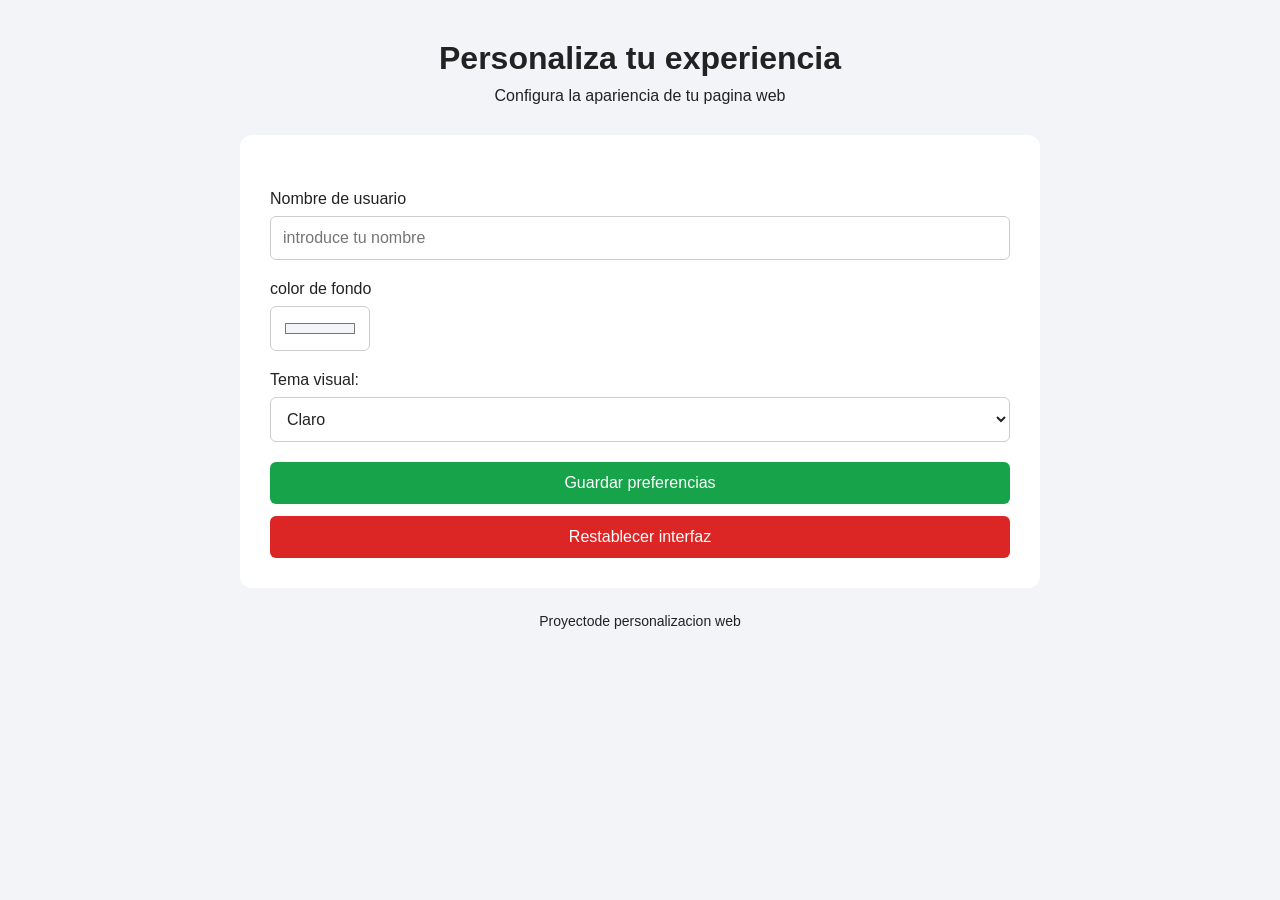
<file: index.html>
<!DOCTYPE html>
<html lang="es">
<head>
    <meta charset="UTF-8">
    <meta name="viewport" content="width=device-width, initial-scale=1.0">
    <link rel="stylesheet" href="styles.css">
    <script src="script.js" defer></script>
    <title>Personaliza tu experiencia</title>
</head>

<body class="tema-claro">
    <header> 
        <h1>Personaliza tu experiencia</h1>
        <p>Configura la apariencia de tu pagina web</p>
    </header>

    <main>
        <section id="contenedor-bienvenida"></section>
        <form id="formulario-preferencias">

            <div>
                <label for="nombre-usuario">Nombre de usuario</label>
                <input type="text" id="nombre-usuario" name="nombre" placeholder="introduce tu nombre" required>
            </div>

            <div>
                <label for="color-fondo">color de fondo</label>
                <input type="color" id="color-fondo" name="color" value="#f2f4f8">  <!--valor inicial del selector-->
            </div>

            <div>
                <label for="tema-visual">Tema visual:</label>
                <select id="tema-visual" name="tema">
                    <option value="claro">Claro</option>
                    <option value="oscuro">Oscuro</option>
                </select>
            </div>

            <div class="contenedor-botones"> 
                <button type="button" id="guardar-preferencias">Guardar preferencias</button>
                <button type="button" id="restablecer-interfaz">Restablecer interfaz</button>
            </div>
        </form>
    </main>

    <footer>
        <p>Proyectode personalizacion web</p>
    </footer>
    
</body>
</html>
</file>
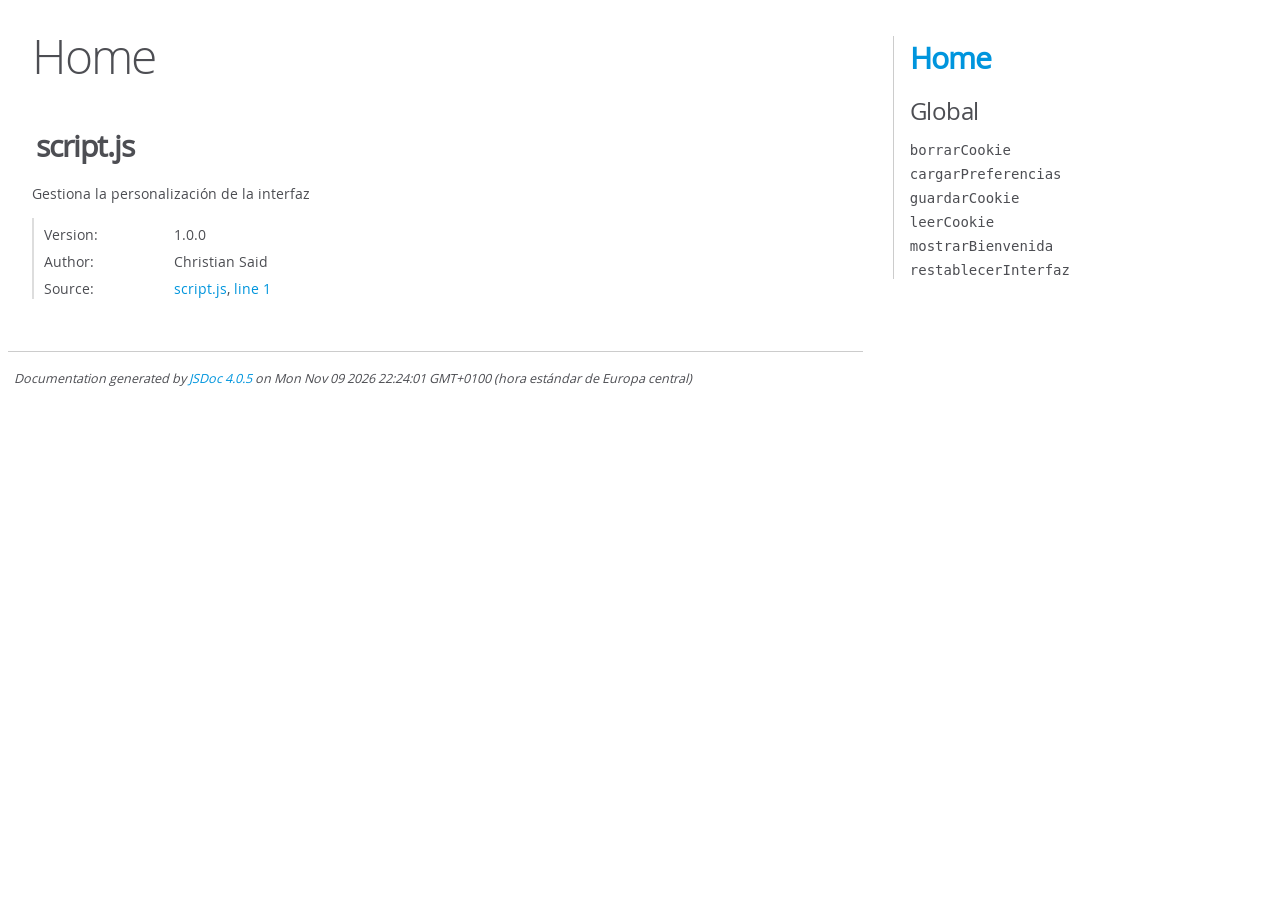
<file: docs/index.html>
<!DOCTYPE html>
<html lang="en">
<head>
    <meta charset="utf-8">
    <title>JSDoc: Home</title>

    <script src="scripts/prettify/prettify.js"> </script>
    <script src="scripts/prettify/lang-css.js"> </script>
    <!--[if lt IE 9]>
      <script src="//html5shiv.googlecode.com/svn/trunk/html5.js"></script>
    <![endif]-->
    <link type="text/css" rel="stylesheet" href="styles/prettify-tomorrow.css">
    <link type="text/css" rel="stylesheet" href="styles/jsdoc-default.css">
</head>

<body>

<div id="main">

    <h1 class="page-title">Home</h1>

    



    


    <h3> </h3>










    












<section>

<header>
    
        <h2>script.js</h2>
        
    
</header>

<article>
    <div class="container-overview">
    
        
            <div class="description">Gestiona la personalización de la interfaz</div>
        

        


<dl class="details">

    
    <dt class="tag-version">Version:</dt>
    <dd class="tag-version"><ul class="dummy"><li>1.0.0</li></ul></dd>
    

    

    

    

    

    

    

    

    
    <dt class="tag-author">Author:</dt>
    <dd class="tag-author">
        <ul>
            <li>Christian Said</li>
        </ul>
    </dd>
    

    

    

    

    
    <dt class="tag-source">Source:</dt>
    <dd class="tag-source"><ul class="dummy"><li>
        <a href="script.js.html">script.js</a>, <a href="script.js.html#line1">line 1</a>
    </li></ul></dd>
    

    

    

    
</dl>


        
    
    </div>

    

    

    

    

    

    

    

    

    

    
</article>

</section>




</div>

<nav>
    <h2><a href="index.html">Home</a></h2><h3>Global</h3><ul><li><a href="global.html#borrarCookie">borrarCookie</a></li><li><a href="global.html#cargarPreferencias">cargarPreferencias</a></li><li><a href="global.html#guardarCookie">guardarCookie</a></li><li><a href="global.html#leerCookie">leerCookie</a></li><li><a href="global.html#mostrarBienvenida">mostrarBienvenida</a></li><li><a href="global.html#restablecerInterfaz">restablecerInterfaz</a></li></ul>
</nav>

<br class="clear">

<footer>
    Documentation generated by <a href="https://github.com/jsdoc/jsdoc">JSDoc 4.0.5</a> on Mon Nov 09 2026 22:24:01 GMT+0100 (hora estándar de Europa central)
</footer>

<script> prettyPrint(); </script>
<script src="scripts/linenumber.js"> </script>
</body>
</html>
</file>
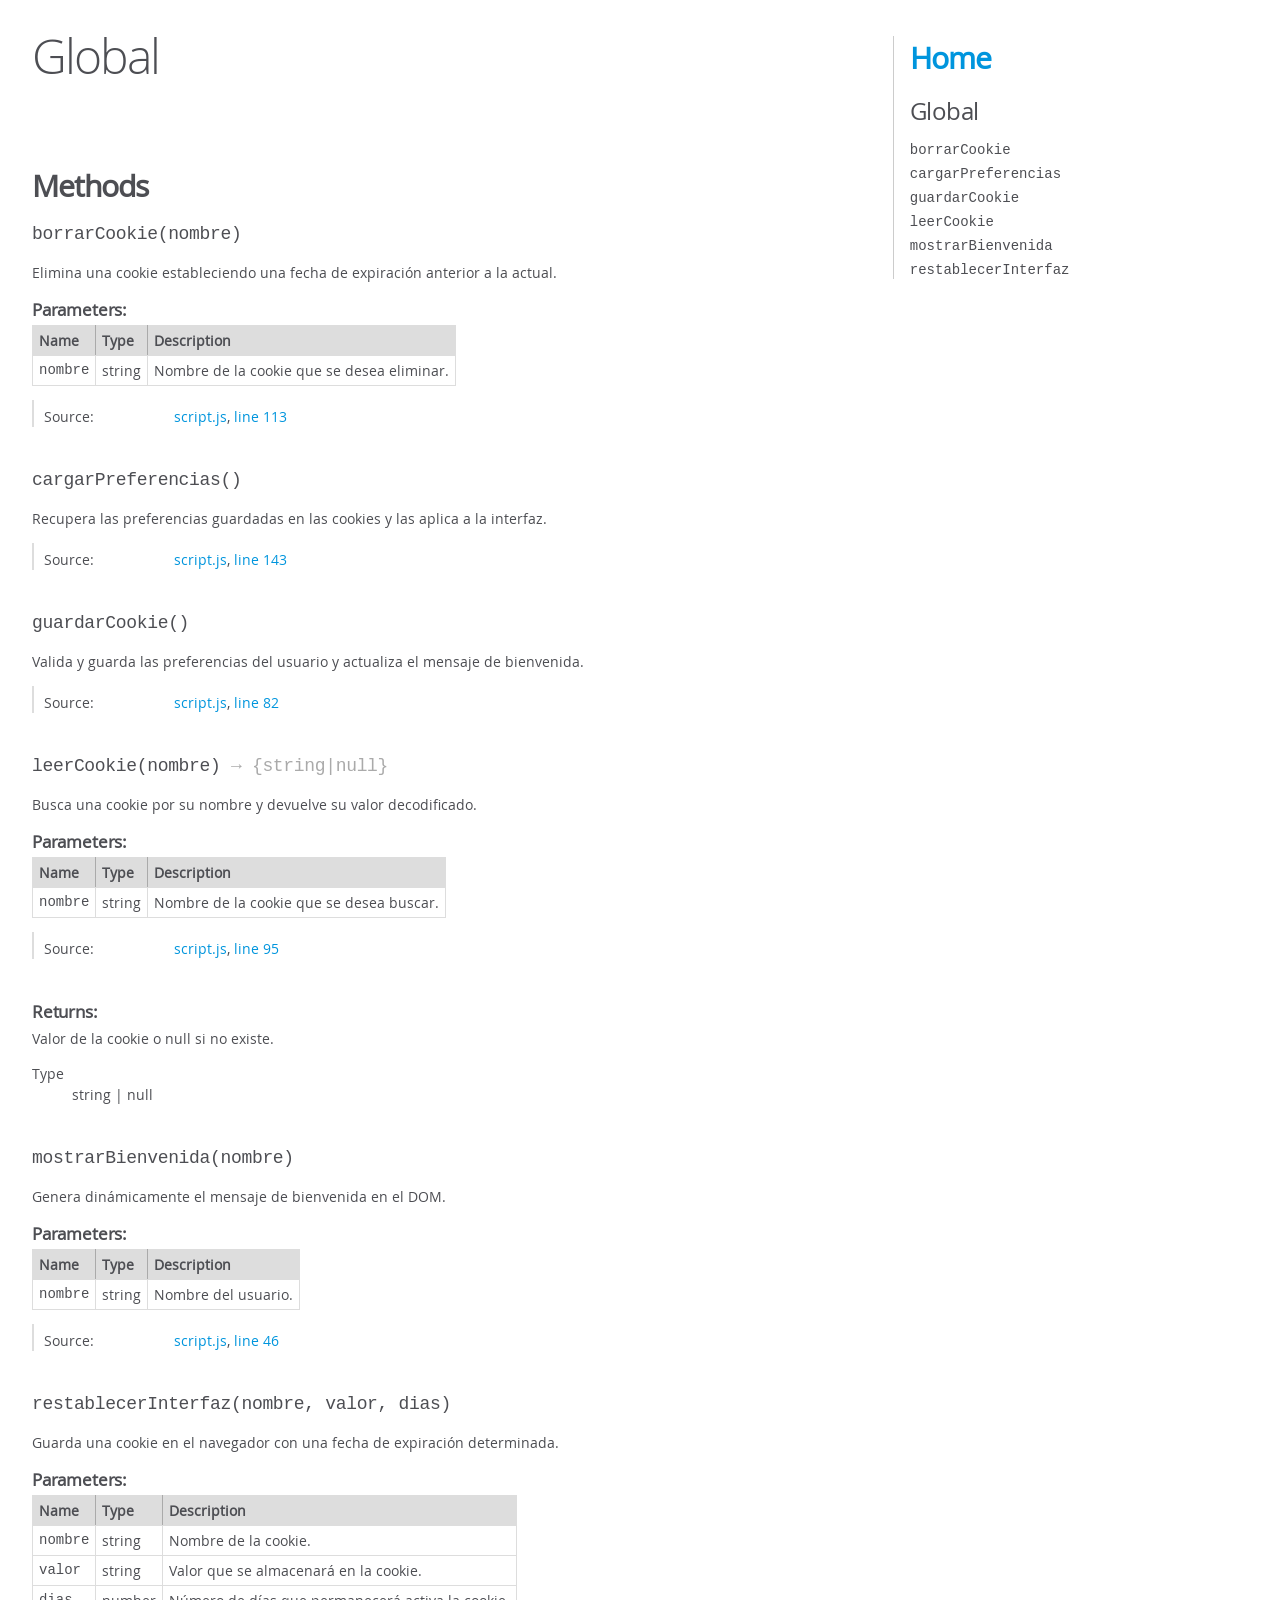
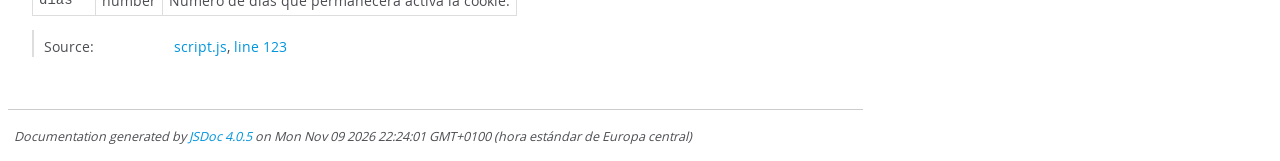
<file: docs/global.html>
<!DOCTYPE html>
<html lang="en">
<head>
    <meta charset="utf-8">
    <title>JSDoc: Global</title>

    <script src="scripts/prettify/prettify.js"> </script>
    <script src="scripts/prettify/lang-css.js"> </script>
    <!--[if lt IE 9]>
      <script src="//html5shiv.googlecode.com/svn/trunk/html5.js"></script>
    <![endif]-->
    <link type="text/css" rel="stylesheet" href="styles/prettify-tomorrow.css">
    <link type="text/css" rel="stylesheet" href="styles/jsdoc-default.css">
</head>

<body>

<div id="main">

    <h1 class="page-title">Global</h1>

    




<section>

<header>
    
        <h2></h2>
        
    
</header>

<article>
    <div class="container-overview">
    
        

        


<dl class="details">

    

    

    

    

    

    

    

    

    

    

    

    

    

    

    

    
</dl>


        
    
    </div>

    

    

    

    

    

    

    

    
        <h3 class="subsection-title">Methods</h3>

        
            

    

    
    <h4 class="name" id="borrarCookie"><span class="type-signature"></span>borrarCookie<span class="signature">(nombre)</span><span class="type-signature"></span></h4>
    

    



<div class="description">
    Elimina una cookie estableciendo una fecha de expiración anterior a la actual.
</div>









    <h5>Parameters:</h5>
    

<table class="params">
    <thead>
    <tr>
        
        <th>Name</th>
        

        <th>Type</th>

        

        

        <th class="last">Description</th>
    </tr>
    </thead>

    <tbody>
    

        <tr>
            
                <td class="name"><code>nombre</code></td>
            

            <td class="type">
            
                
<span class="param-type">string</span>


            
            </td>

            

            

            <td class="description last">Nombre de la cookie que se desea eliminar.</td>
        </tr>

    
    </tbody>
</table>






<dl class="details">

    

    

    

    

    

    

    

    

    

    

    

    

    
    <dt class="tag-source">Source:</dt>
    <dd class="tag-source"><ul class="dummy"><li>
        <a href="script.js.html">script.js</a>, <a href="script.js.html#line113">line 113</a>
    </li></ul></dd>
    

    

    

    
</dl>




















        
            

    

    
    <h4 class="name" id="cargarPreferencias"><span class="type-signature"></span>cargarPreferencias<span class="signature">()</span><span class="type-signature"></span></h4>
    

    



<div class="description">
    Recupera las preferencias guardadas en las cookies y las aplica a la interfaz.
</div>













<dl class="details">

    

    

    

    

    

    

    

    

    

    

    

    

    
    <dt class="tag-source">Source:</dt>
    <dd class="tag-source"><ul class="dummy"><li>
        <a href="script.js.html">script.js</a>, <a href="script.js.html#line143">line 143</a>
    </li></ul></dd>
    

    

    

    
</dl>




















        
            

    

    
    <h4 class="name" id="guardarCookie"><span class="type-signature"></span>guardarCookie<span class="signature">()</span><span class="type-signature"></span></h4>
    

    



<div class="description">
    Valida y guarda las preferencias del usuario y actualiza el mensaje de bienvenida.
</div>













<dl class="details">

    

    

    

    

    

    

    

    

    

    

    

    

    
    <dt class="tag-source">Source:</dt>
    <dd class="tag-source"><ul class="dummy"><li>
        <a href="script.js.html">script.js</a>, <a href="script.js.html#line82">line 82</a>
    </li></ul></dd>
    

    

    

    
</dl>




















        
            

    

    
    <h4 class="name" id="leerCookie"><span class="type-signature"></span>leerCookie<span class="signature">(nombre)</span><span class="type-signature"> &rarr; {string|null}</span></h4>
    

    



<div class="description">
    Busca una cookie por su nombre y devuelve su valor decodificado.
</div>









    <h5>Parameters:</h5>
    

<table class="params">
    <thead>
    <tr>
        
        <th>Name</th>
        

        <th>Type</th>

        

        

        <th class="last">Description</th>
    </tr>
    </thead>

    <tbody>
    

        <tr>
            
                <td class="name"><code>nombre</code></td>
            

            <td class="type">
            
                
<span class="param-type">string</span>


            
            </td>

            

            

            <td class="description last">Nombre de la cookie que se desea buscar.</td>
        </tr>

    
    </tbody>
</table>






<dl class="details">

    

    

    

    

    

    

    

    

    

    

    

    

    
    <dt class="tag-source">Source:</dt>
    <dd class="tag-source"><ul class="dummy"><li>
        <a href="script.js.html">script.js</a>, <a href="script.js.html#line95">line 95</a>
    </li></ul></dd>
    

    

    

    
</dl>















<h5>Returns:</h5>

        
<div class="param-desc">
    Valor de la cookie o null si no existe.
</div>



<dl>
    <dt>
        Type
    </dt>
    <dd>
        
<span class="param-type">string</span>
|

<span class="param-type">null</span>


    </dd>
</dl>

    





        
            

    

    
    <h4 class="name" id="mostrarBienvenida"><span class="type-signature"></span>mostrarBienvenida<span class="signature">(nombre)</span><span class="type-signature"></span></h4>
    

    



<div class="description">
    Genera dinámicamente el mensaje de bienvenida en el DOM.
</div>









    <h5>Parameters:</h5>
    

<table class="params">
    <thead>
    <tr>
        
        <th>Name</th>
        

        <th>Type</th>

        

        

        <th class="last">Description</th>
    </tr>
    </thead>

    <tbody>
    

        <tr>
            
                <td class="name"><code>nombre</code></td>
            

            <td class="type">
            
                
<span class="param-type">string</span>


            
            </td>

            

            

            <td class="description last">Nombre del usuario.</td>
        </tr>

    
    </tbody>
</table>






<dl class="details">

    

    

    

    

    

    

    

    

    

    

    

    

    
    <dt class="tag-source">Source:</dt>
    <dd class="tag-source"><ul class="dummy"><li>
        <a href="script.js.html">script.js</a>, <a href="script.js.html#line46">line 46</a>
    </li></ul></dd>
    

    

    

    
</dl>




















        
            

    

    
    <h4 class="name" id="restablecerInterfaz"><span class="type-signature"></span>restablecerInterfaz<span class="signature">(nombre, valor, dias)</span><span class="type-signature"></span></h4>
    

    



<div class="description">
    Guarda una cookie en el navegador con una fecha de expiración determinada.
</div>









    <h5>Parameters:</h5>
    

<table class="params">
    <thead>
    <tr>
        
        <th>Name</th>
        

        <th>Type</th>

        

        

        <th class="last">Description</th>
    </tr>
    </thead>

    <tbody>
    

        <tr>
            
                <td class="name"><code>nombre</code></td>
            

            <td class="type">
            
                
<span class="param-type">string</span>


            
            </td>

            

            

            <td class="description last">Nombre de la cookie.</td>
        </tr>

    

        <tr>
            
                <td class="name"><code>valor</code></td>
            

            <td class="type">
            
                
<span class="param-type">string</span>


            
            </td>

            

            

            <td class="description last">Valor que se almacenará en la cookie.</td>
        </tr>

    

        <tr>
            
                <td class="name"><code>dias</code></td>
            

            <td class="type">
            
                
<span class="param-type">number</span>


            
            </td>

            

            

            <td class="description last">Número de días que permanecerá activa la cookie.</td>
        </tr>

    
    </tbody>
</table>






<dl class="details">

    

    

    

    

    

    

    

    

    

    

    

    

    
    <dt class="tag-source">Source:</dt>
    <dd class="tag-source"><ul class="dummy"><li>
        <a href="script.js.html">script.js</a>, <a href="script.js.html#line123">line 123</a>
    </li></ul></dd>
    

    

    

    
</dl>




















        
    

    

    
</article>

</section>




</div>

<nav>
    <h2><a href="index.html">Home</a></h2><h3>Global</h3><ul><li><a href="global.html#borrarCookie">borrarCookie</a></li><li><a href="global.html#cargarPreferencias">cargarPreferencias</a></li><li><a href="global.html#guardarCookie">guardarCookie</a></li><li><a href="global.html#leerCookie">leerCookie</a></li><li><a href="global.html#mostrarBienvenida">mostrarBienvenida</a></li><li><a href="global.html#restablecerInterfaz">restablecerInterfaz</a></li></ul>
</nav>

<br class="clear">

<footer>
    Documentation generated by <a href="https://github.com/jsdoc/jsdoc">JSDoc 4.0.5</a> on Mon Nov 09 2026 22:24:01 GMT+0100 (hora estándar de Europa central)
</footer>

<script> prettyPrint(); </script>
<script src="scripts/linenumber.js"> </script>
</body>
</html>
</file>
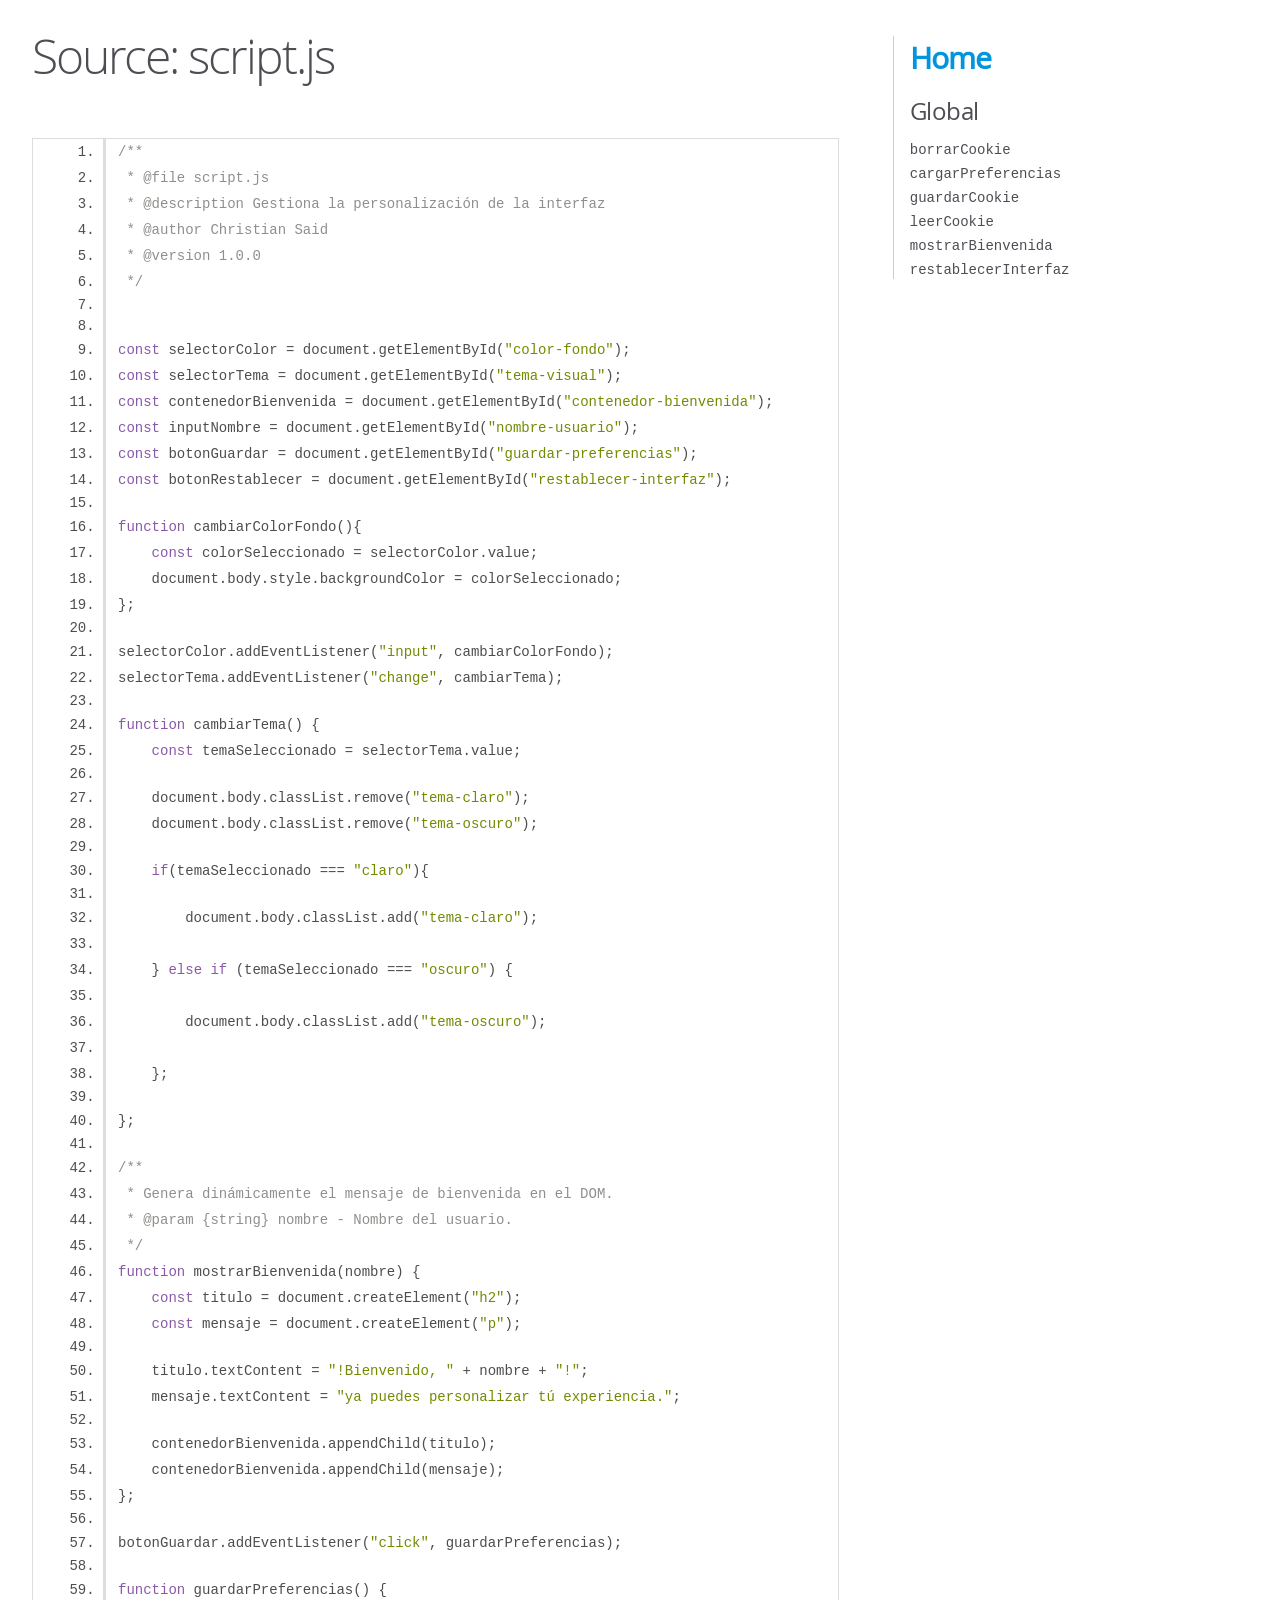
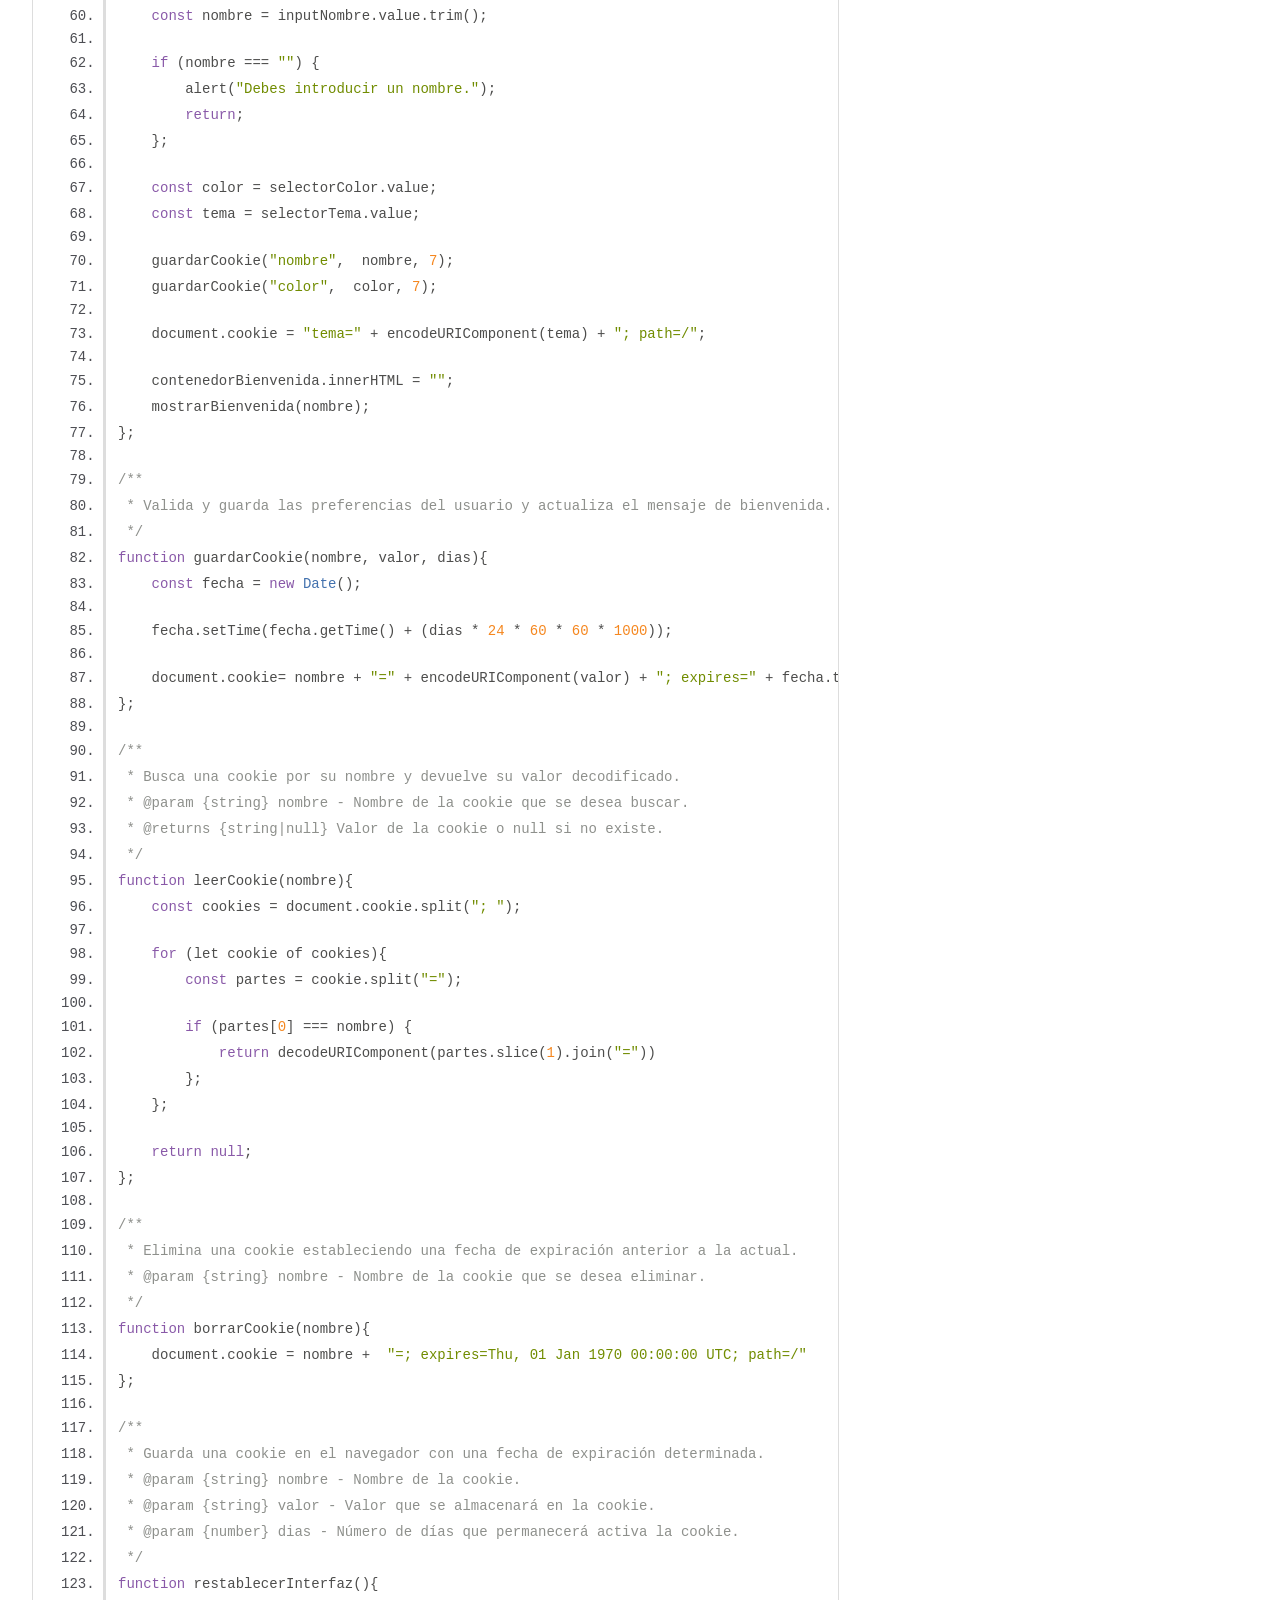
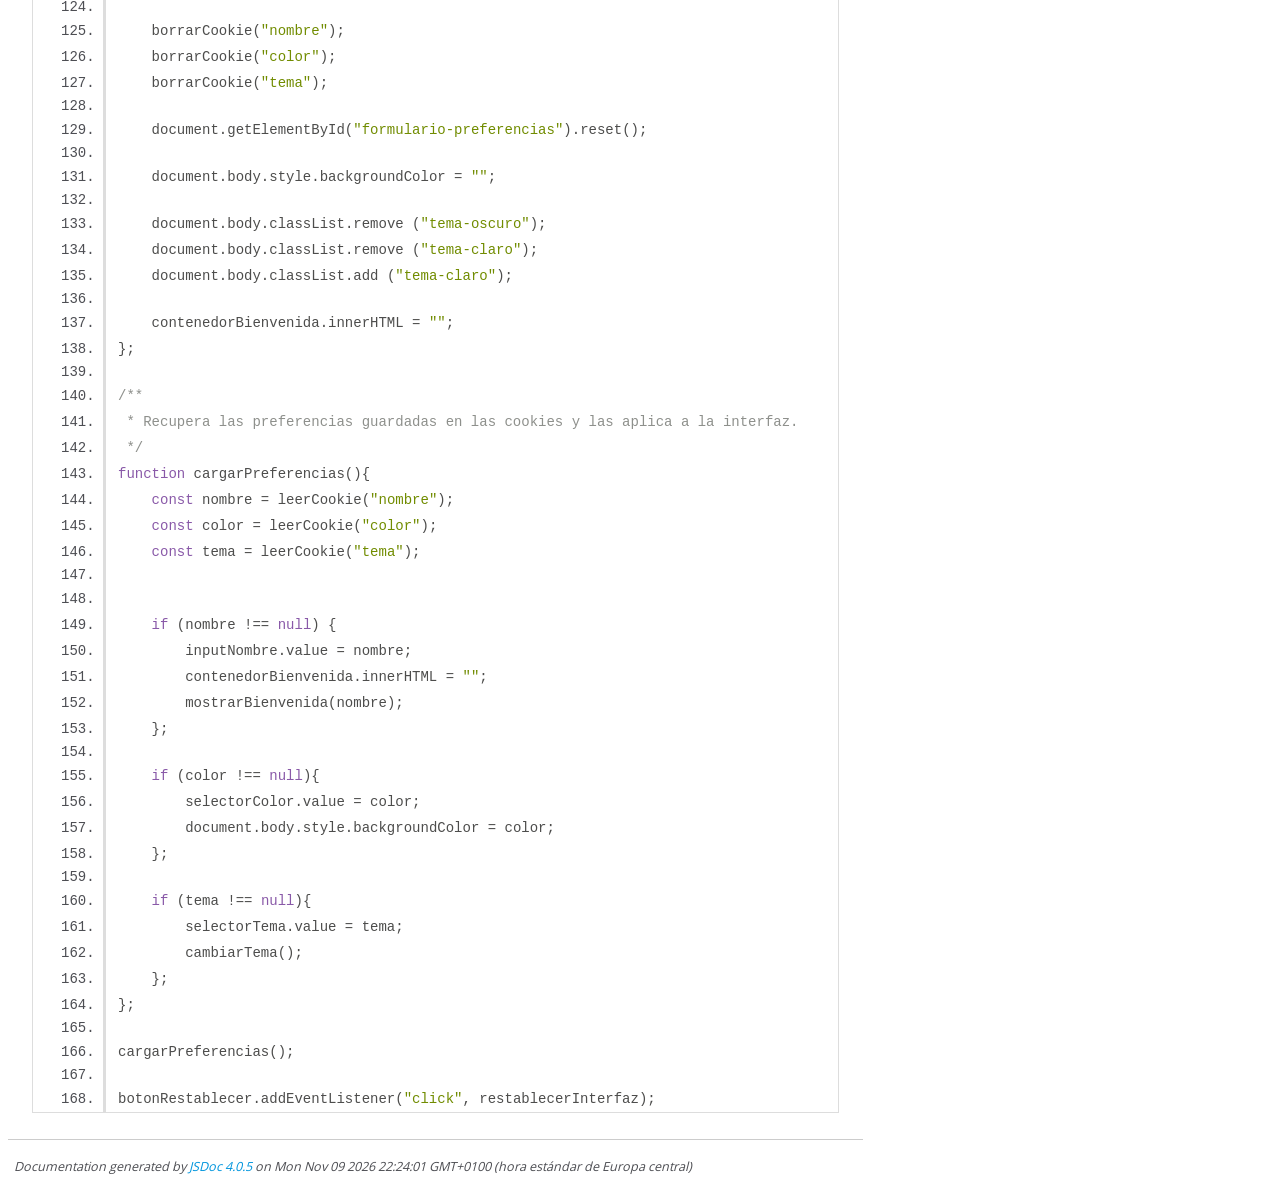
<file: docs/script.js.html>
<!DOCTYPE html>
<html lang="en">
<head>
    <meta charset="utf-8">
    <title>JSDoc: Source: script.js</title>

    <script src="scripts/prettify/prettify.js"> </script>
    <script src="scripts/prettify/lang-css.js"> </script>
    <!--[if lt IE 9]>
      <script src="//html5shiv.googlecode.com/svn/trunk/html5.js"></script>
    <![endif]-->
    <link type="text/css" rel="stylesheet" href="styles/prettify-tomorrow.css">
    <link type="text/css" rel="stylesheet" href="styles/jsdoc-default.css">
</head>

<body>

<div id="main">

    <h1 class="page-title">Source: script.js</h1>

    



    
    <section>
        <article>
            <pre class="prettyprint source linenums"><code>/**
 * @file script.js
 * @description Gestiona la personalización de la interfaz
 * @author Christian Said
 * @version 1.0.0
 */


const selectorColor = document.getElementById("color-fondo");
const selectorTema = document.getElementById("tema-visual");
const contenedorBienvenida = document.getElementById("contenedor-bienvenida");
const inputNombre = document.getElementById("nombre-usuario");
const botonGuardar = document.getElementById("guardar-preferencias");
const botonRestablecer = document.getElementById("restablecer-interfaz");

function cambiarColorFondo(){
    const colorSeleccionado = selectorColor.value;
    document.body.style.backgroundColor = colorSeleccionado;
};

selectorColor.addEventListener("input", cambiarColorFondo);
selectorTema.addEventListener("change", cambiarTema);

function cambiarTema() {
    const temaSeleccionado = selectorTema.value;

    document.body.classList.remove("tema-claro");
    document.body.classList.remove("tema-oscuro");

    if(temaSeleccionado === "claro"){

        document.body.classList.add("tema-claro");
    
    } else if (temaSeleccionado === "oscuro") {
    
        document.body.classList.add("tema-oscuro");
    
    };

};

/**
 * Genera dinámicamente el mensaje de bienvenida en el DOM.
 * @param {string} nombre - Nombre del usuario.
 */
function mostrarBienvenida(nombre) {
    const titulo = document.createElement("h2");
    const mensaje = document.createElement("p");

    titulo.textContent = "!Bienvenido, " + nombre + "!";
    mensaje.textContent = "ya puedes personalizar tú experiencia.";

    contenedorBienvenida.appendChild(titulo);
    contenedorBienvenida.appendChild(mensaje);
};

botonGuardar.addEventListener("click", guardarPreferencias);

function guardarPreferencias() {
    const nombre = inputNombre.value.trim();

    if (nombre === "") {
        alert("Debes introducir un nombre.");
        return;
    };

    const color = selectorColor.value;
    const tema = selectorTema.value;

    guardarCookie("nombre",  nombre, 7);
    guardarCookie("color",  color, 7);

    document.cookie = "tema=" + encodeURIComponent(tema) + "; path=/";

    contenedorBienvenida.innerHTML = "";
    mostrarBienvenida(nombre);
};

/**
 * Valida y guarda las preferencias del usuario y actualiza el mensaje de bienvenida.
 */
function guardarCookie(nombre, valor, dias){
    const fecha = new Date();

    fecha.setTime(fecha.getTime() + (dias * 24 * 60 * 60 * 1000));

    document.cookie= nombre + "=" + encodeURIComponent(valor) + "; expires=" + fecha.toUTCString() + "; path=/";
};

/**
 * Busca una cookie por su nombre y devuelve su valor decodificado.
 * @param {string} nombre - Nombre de la cookie que se desea buscar.
 * @returns {string|null} Valor de la cookie o null si no existe.
 */
function leerCookie(nombre){
    const cookies = document.cookie.split("; ");

    for (let cookie of cookies){
        const partes = cookie.split("=");

        if (partes[0] === nombre) {
            return decodeURIComponent(partes.slice(1).join("="))
        };
    };

    return null;
};

/**
 * Elimina una cookie estableciendo una fecha de expiración anterior a la actual.
 * @param {string} nombre - Nombre de la cookie que se desea eliminar.
 */
function borrarCookie(nombre){
    document.cookie = nombre +  "=; expires=Thu, 01 Jan 1970 00:00:00 UTC; path=/" 
};

/**
 * Guarda una cookie en el navegador con una fecha de expiración determinada.
 * @param {string} nombre - Nombre de la cookie.
 * @param {string} valor - Valor que se almacenará en la cookie.
 * @param {number} dias - Número de días que permanecerá activa la cookie.
 */
function restablecerInterfaz(){

    borrarCookie("nombre");
    borrarCookie("color");
    borrarCookie("tema");

    document.getElementById("formulario-preferencias").reset();

    document.body.style.backgroundColor = "";

    document.body.classList.remove ("tema-oscuro");
    document.body.classList.remove ("tema-claro");
    document.body.classList.add ("tema-claro");

    contenedorBienvenida.innerHTML = "";
};

/**
 * Recupera las preferencias guardadas en las cookies y las aplica a la interfaz.
 */
function cargarPreferencias(){
    const nombre = leerCookie("nombre");
    const color = leerCookie("color");
    const tema = leerCookie("tema");

    
    if (nombre !== null) {
        inputNombre.value = nombre;
        contenedorBienvenida.innerHTML = "";
        mostrarBienvenida(nombre);
    };

    if (color !== null){
        selectorColor.value = color;
        document.body.style.backgroundColor = color;
    };

    if (tema !== null){
        selectorTema.value = tema;
        cambiarTema();
    };
};

cargarPreferencias();

botonRestablecer.addEventListener("click", restablecerInterfaz);</code></pre>
        </article>
    </section>




</div>

<nav>
    <h2><a href="index.html">Home</a></h2><h3>Global</h3><ul><li><a href="global.html#borrarCookie">borrarCookie</a></li><li><a href="global.html#cargarPreferencias">cargarPreferencias</a></li><li><a href="global.html#guardarCookie">guardarCookie</a></li><li><a href="global.html#leerCookie">leerCookie</a></li><li><a href="global.html#mostrarBienvenida">mostrarBienvenida</a></li><li><a href="global.html#restablecerInterfaz">restablecerInterfaz</a></li></ul>
</nav>

<br class="clear">

<footer>
    Documentation generated by <a href="https://github.com/jsdoc/jsdoc">JSDoc 4.0.5</a> on Mon Nov 09 2026 22:24:01 GMT+0100 (hora estándar de Europa central)
</footer>

<script> prettyPrint(); </script>
<script src="scripts/linenumber.js"> </script>
</body>
</html>
</file>
<file: styles.css>
/* configuracion general */

* {
    margin: 0px;
    padding: 0px;
    box-sizing: border-box;
}

/* cuerpo pagina */

body {
    font-family: Arial, sans-serif;
    min-height: 100vh;
    padding: 40px;
    transition: background-color 0.3s, color 0,3s;
}

/* estructura principal */

header,
main,
footer {
    max-width: 800px;
    margin: 0 auto;
}

/* encabezado */

header {
    text-align: center;
    margin-bottom: 30px;
}

header h1 {
    font-size: 32px;
    margin-bottom: 10px;
}

header p {
    font-size: 16px;
}

/* contenedor principal*/

main {
    padding: 30px;
    border-radius: 12px;
    transition: background-color 0.3s, color 0.3s;
}

/*formulario*/

form{
    display: flex;
    flex-direction: column;
    gap: 20px;
}

form div {
    display: flex;
    flex-direction: column;
    gap: 8px;
}

/*campos formularios*/

input, 
select,
button {
    font-family: inherit;
    font-size: 16px;
    padding: 12px;
    border-radius: 6px;
}

input,
select {
    border: 1px solid #cccccc;
}

input[type="color"] {
    width: 100px;
    height: 45px;
    cursor: pointer;
}

/*  tema claro*/

.tema-claro {
    background-color: #f2f4f8;
    color: #222222;
}

.tema-claro main {
    background-color: #ffffff;
}

.tema-claro input,
.tema-claro select {
    background-color: #ffffff;
    color: #222222;
}

/* tema oscuro*/

.tema-oscuro{
    background-color: #121826;
    color: #f1f5f9;
}

.tema-oscuro main {
    background-color: #1e293b;
}

.tema-oscuro input,
.tema-oscuro select {
    background-color:  #334155;
    color: #ffffff;
    border-color: #475569;
}

/* botones*/

.contenedor-botones{
    display: flex;
    gap: 12px;
    flex-wrap: wrap;
}

button {
    border: none;
    color: #ffffff;
    cursor: pointer;
    transition: opacity 0.3s;
}

button:hover {
    opacity: 0.85;
}

#guardar-preferencias {
    background-color: #16a34a;
}

#restablecer-interfaz {
    background-color: #dc2626;
}

/*bienvenida y pie de pagina*/

#contenedor-bienvenida {
    margin-bottom: 25px;
}

footer {
    text-align: center;
    margin-top:25px ;
    font-size: 14px;    
}

/* diseño responsive */

@media (max-width: 600px){

    body {
        padding: 15px;
    }

    main {
        padding: 20px;
    }

    header h1 {
        font-size: 25px;
    }

    .contenedor-botones {
        flex-direction:column;
    }
}
</file>
<file: docs/styles/prettify-tomorrow.css>
/* Tomorrow Theme */
/* Original theme - https://github.com/chriskempson/tomorrow-theme */
/* Pretty printing styles. Used with prettify.js. */
/* SPAN elements with the classes below are added by prettyprint. */
/* plain text */
.pln {
  color: #4d4d4c; }

@media screen {
  /* string content */
  .str {
    color: #718c00; }

  /* a keyword */
  .kwd {
    color: #8959a8; }

  /* a comment */
  .com {
    color: #8e908c; }

  /* a type name */
  .typ {
    color: #4271ae; }

  /* a literal value */
  .lit {
    color: #f5871f; }

  /* punctuation */
  .pun {
    color: #4d4d4c; }

  /* lisp open bracket */
  .opn {
    color: #4d4d4c; }

  /* lisp close bracket */
  .clo {
    color: #4d4d4c; }

  /* a markup tag name */
  .tag {
    color: #c82829; }

  /* a markup attribute name */
  .atn {
    color: #f5871f; }

  /* a markup attribute value */
  .atv {
    color: #3e999f; }

  /* a declaration */
  .dec {
    color: #f5871f; }

  /* a variable name */
  .var {
    color: #c82829; }

  /* a function name */
  .fun {
    color: #4271ae; } }
/* Use higher contrast and text-weight for printable form. */
@media print, projection {
  .str {
    color: #060; }

  .kwd {
    color: #006;
    font-weight: bold; }

  .com {
    color: #600;
    font-style: italic; }

  .typ {
    color: #404;
    font-weight: bold; }

  .lit {
    color: #044; }

  .pun, .opn, .clo {
    color: #440; }

  .tag {
    color: #006;
    font-weight: bold; }

  .atn {
    color: #404; }

  .atv {
    color: #060; } }
/* Style */
/*
pre.prettyprint {
  background: white;
  font-family: Consolas, Monaco, 'Andale Mono', monospace;
  font-size: 12px;
  line-height: 1.5;
  border: 1px solid #ccc;
  padding: 10px; }
*/

/* Specify class=linenums on a pre to get line numbering */
ol.linenums {
  margin-top: 0;
  margin-bottom: 0; }

/* IE indents via margin-left */
li.L0,
li.L1,
li.L2,
li.L3,
li.L4,
li.L5,
li.L6,
li.L7,
li.L8,
li.L9 {
  /* */ }

/* Alternate shading for lines */
li.L1,
li.L3,
li.L5,
li.L7,
li.L9 {
  /* */ }
</file>
<file: docs/styles/jsdoc-default.css>
@font-face {
    font-family: 'Open Sans';
    font-weight: normal;
    font-style: normal;
    src: url('../fonts/OpenSans-Regular-webfont.eot');
    src:
        local('Open Sans'),
        local('OpenSans'),
        url('../fonts/OpenSans-Regular-webfont.eot?#iefix') format('embedded-opentype'),
        url('../fonts/OpenSans-Regular-webfont.woff') format('woff'),
        url('../fonts/OpenSans-Regular-webfont.svg#open_sansregular') format('svg');
}

@font-face {
    font-family: 'Open Sans Light';
    font-weight: normal;
    font-style: normal;
    src: url('../fonts/OpenSans-Light-webfont.eot');
    src:
        local('Open Sans Light'),
        local('OpenSans Light'),
        url('../fonts/OpenSans-Light-webfont.eot?#iefix') format('embedded-opentype'),
        url('../fonts/OpenSans-Light-webfont.woff') format('woff'),
        url('../fonts/OpenSans-Light-webfont.svg#open_sanslight') format('svg');
}

html
{
    overflow: auto;
    background-color: #fff;
    font-size: 14px;
}

body
{
    font-family: 'Open Sans', sans-serif;
    line-height: 1.5;
    color: #4d4e53;
    background-color: white;
}

a, a:visited, a:active {
    color: #0095dd;
    text-decoration: none;
}

a:hover {
    text-decoration: underline;
}

header
{
    display: block;
    padding: 0px 4px;
}

tt, code, kbd, samp {
    font-family: Consolas, Monaco, 'Andale Mono', monospace;
}

.class-description {
    font-size: 130%;
    line-height: 140%;
    margin-bottom: 1em;
    margin-top: 1em;
}

.class-description:empty {
    margin: 0;
}

#main {
    float: left;
    width: 70%;
}

article dl {
    margin-bottom: 40px;
}

article img {
  max-width: 100%;
}

section
{
    display: block;
    background-color: #fff;
    padding: 12px 24px;
    border-bottom: 1px solid #ccc;
    margin-right: 30px;
}

.variation {
    display: none;
}

.signature-attributes {
    font-size: 60%;
    color: #aaa;
    font-style: italic;
    font-weight: lighter;
}

nav
{
    display: block;
    float: right;
    margin-top: 28px;
    width: 30%;
    box-sizing: border-box;
    border-left: 1px solid #ccc;
    padding-left: 16px;
}

nav ul {
    font-family: 'Lucida Grande', 'Lucida Sans Unicode', arial, sans-serif;
    font-size: 100%;
    line-height: 17px;
    padding: 0;
    margin: 0;
    list-style-type: none;
}

nav ul a, nav ul a:visited, nav ul a:active {
    font-family: Consolas, Monaco, 'Andale Mono', monospace;
    line-height: 18px;
    color: #4D4E53;
}

nav h3 {
    margin-top: 12px;
}

nav li {
    margin-top: 6px;
}

footer {
    display: block;
    padding: 6px;
    margin-top: 12px;
    font-style: italic;
    font-size: 90%;
}

h1, h2, h3, h4 {
    font-weight: 200;
    margin: 0;
}

h1
{
    font-family: 'Open Sans Light', sans-serif;
    font-size: 48px;
    letter-spacing: -2px;
    margin: 12px 24px 20px;
}

h2, h3.subsection-title
{
    font-size: 30px;
    font-weight: 700;
    letter-spacing: -1px;
    margin-bottom: 12px;
}

h3
{
    font-size: 24px;
    letter-spacing: -0.5px;
    margin-bottom: 12px;
}

h4
{
    font-size: 18px;
    letter-spacing: -0.33px;
    margin-bottom: 12px;
    color: #4d4e53;
}

h5, .container-overview .subsection-title
{
    font-size: 120%;
    font-weight: bold;
    letter-spacing: -0.01em;
    margin: 8px 0 3px 0;
}

h6
{
    font-size: 100%;
    letter-spacing: -0.01em;
    margin: 6px 0 3px 0;
    font-style: italic;
}

table
{
    border-spacing: 0;
    border: 0;
    border-collapse: collapse;
}

td, th
{
    border: 1px solid #ddd;
    margin: 0px;
    text-align: left;
    vertical-align: top;
    padding: 4px 6px;
    display: table-cell;
}

thead tr
{
    background-color: #ddd;
    font-weight: bold;
}

th { border-right: 1px solid #aaa; }
tr > th:last-child { border-right: 1px solid #ddd; }

.ancestors, .attribs { color: #999; }
.ancestors a, .attribs a
{
    color: #999 !important;
    text-decoration: none;
}

.clear
{
    clear: both;
}

.important
{
    font-weight: bold;
    color: #950B02;
}

.yes-def {
    text-indent: -1000px;
}

.type-signature {
    color: #aaa;
}

.name, .signature {
    font-family: Consolas, Monaco, 'Andale Mono', monospace;
}

.details { margin-top: 14px; border-left: 2px solid #DDD; }
.details dt { width: 120px; float: left; padding-left: 10px;  padding-top: 6px; }
.details dd { margin-left: 70px; }
.details ul { margin: 0; }
.details ul { list-style-type: none; }
.details li { margin-left: 30px; padding-top: 6px; }
.details pre.prettyprint { margin: 0 }
.details .object-value { padding-top: 0; }

.description {
    margin-bottom: 1em;
    margin-top: 1em;
}

.code-caption
{
    font-style: italic;
    font-size: 107%;
    margin: 0;
}

.source
{
    border: 1px solid #ddd;
    width: 80%;
    overflow: auto;
}

.prettyprint.source {
    width: inherit;
}

.source code
{
    font-size: 100%;
    line-height: 18px;
    display: block;
    padding: 4px 12px;
    margin: 0;
    background-color: #fff;
    color: #4D4E53;
}

.prettyprint code span.line
{
  display: inline-block;
}

.prettyprint.linenums
{
  padding-left: 70px;
  -webkit-user-select: none;
  -moz-user-select: none;
  -ms-user-select: none;
  user-select: none;
}

.prettyprint.linenums ol
{
  padding-left: 0;
}

.prettyprint.linenums li
{
  border-left: 3px #ddd solid;
}

.prettyprint.linenums li.selected,
.prettyprint.linenums li.selected *
{
  background-color: lightyellow;
}

.prettyprint.linenums li *
{
  -webkit-user-select: text;
  -moz-user-select: text;
  -ms-user-select: text;
  user-select: text;
}

.params .name, .props .name, .name code {
    color: #4D4E53;
    font-family: Consolas, Monaco, 'Andale Mono', monospace;
    font-size: 100%;
}

.params td.description > p:first-child,
.props td.description > p:first-child
{
    margin-top: 0;
    padding-top: 0;
}

.params td.description > p:last-child,
.props td.description > p:last-child
{
    margin-bottom: 0;
    padding-bottom: 0;
}

.disabled {
    color: #454545;
}
</file>
